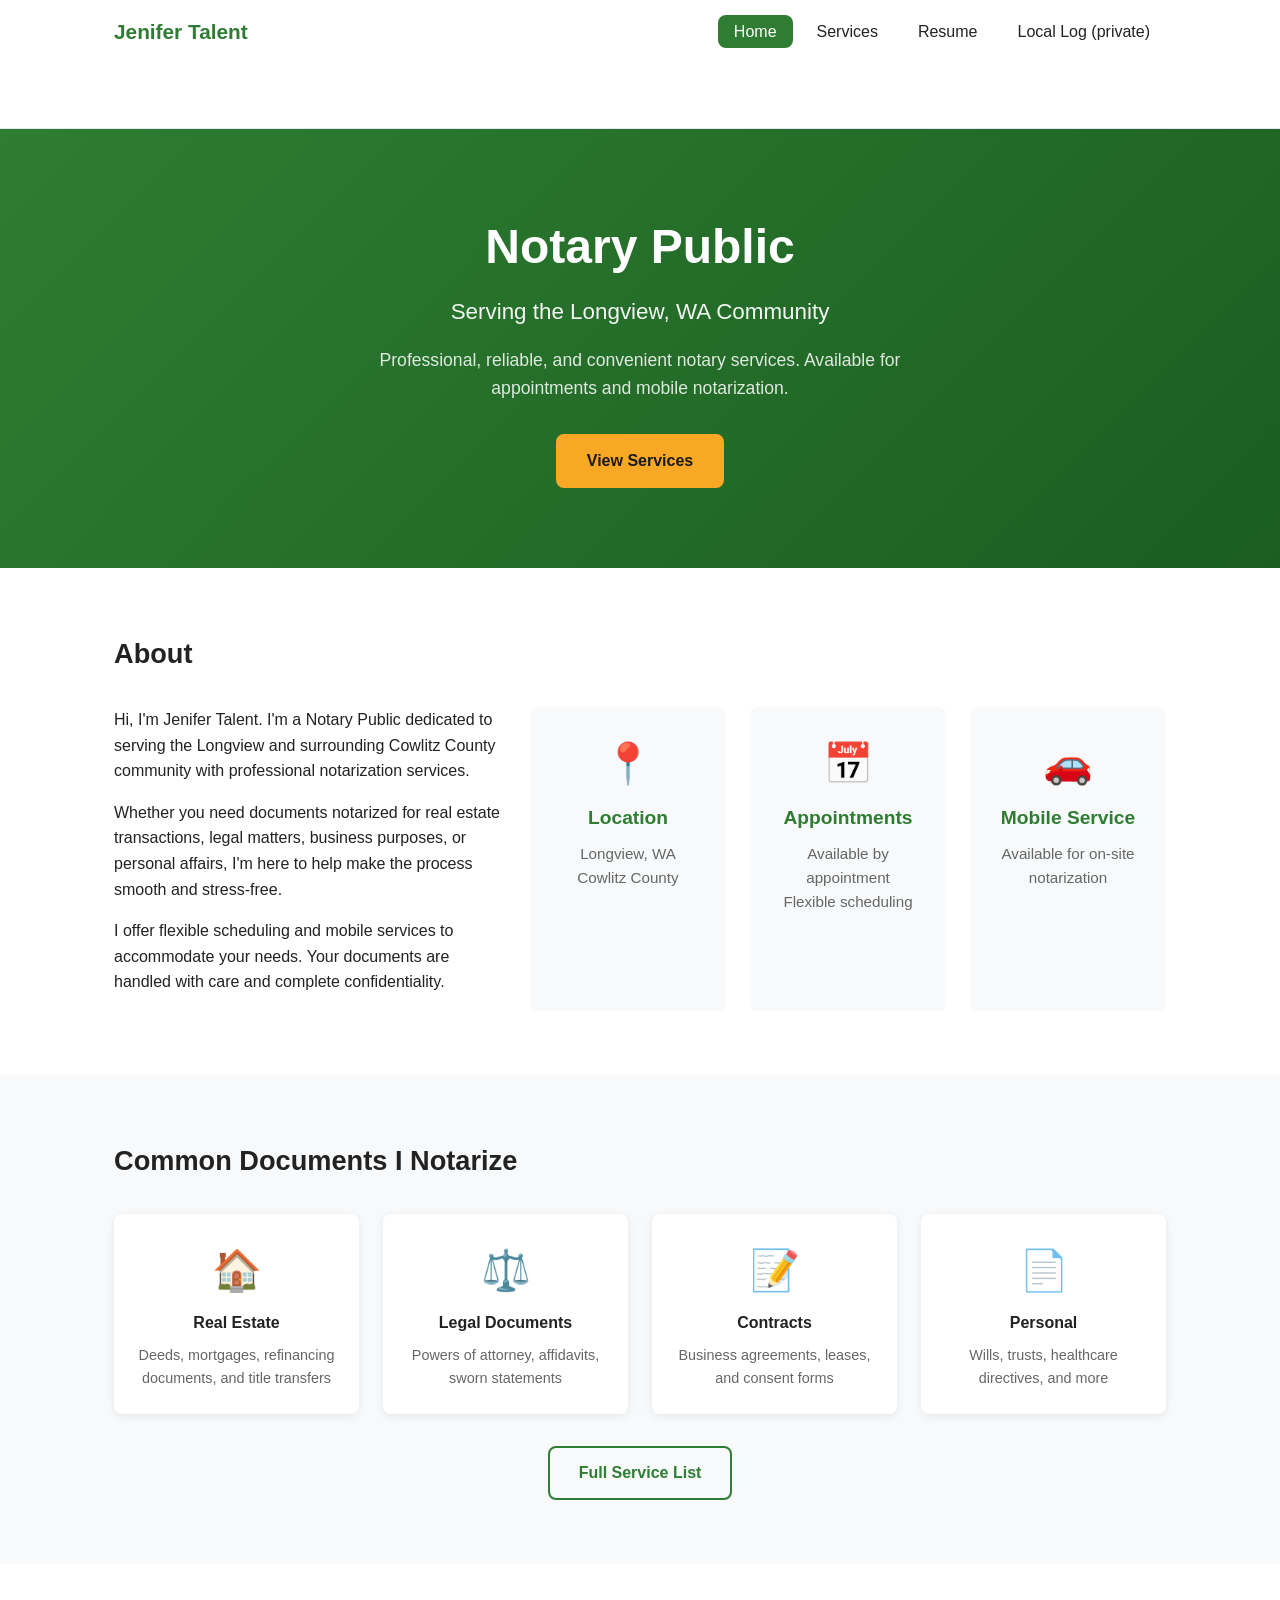
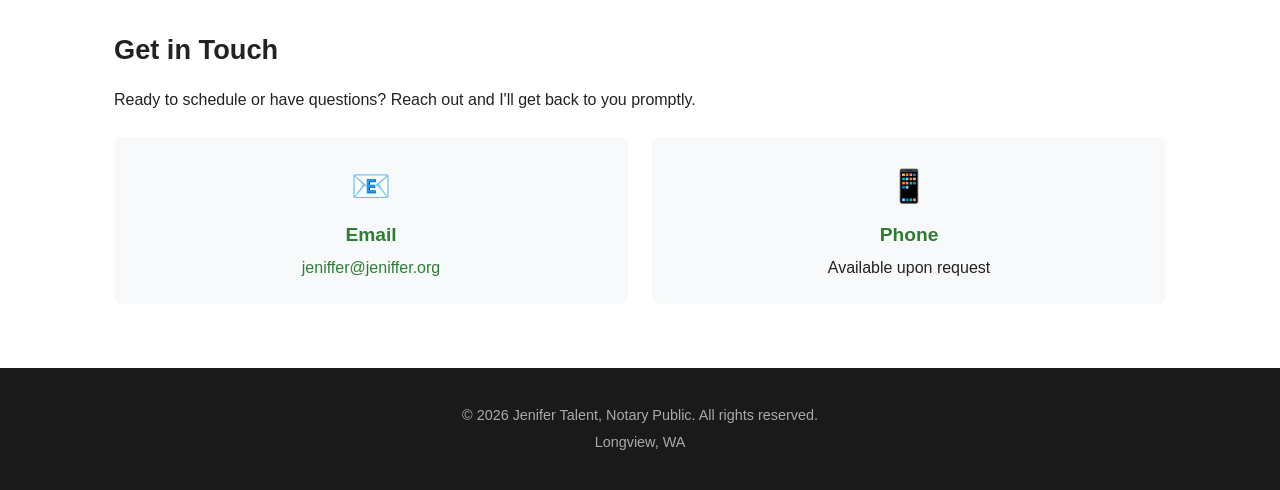
<file: index.html>
<!DOCTYPE html>
<html lang="en" class="no-js">
<head>
  <script>document.documentElement.classList.remove('no-js');document.documentElement.classList.add('js');</script>
  <meta charset="UTF-8">
  <meta name="viewport" content="width=device-width, initial-scale=1.0">
  <title>Jenifer Talent | Notary Public</title>
  <meta name="description" content="Jenifer Talent — Notary Public serving the Longview, WA area. Mobile and available appointments.">
  <link rel="canonical" href="https://www.jentalent.com/index.html">

  <!-- Open Graph -->
  <meta property="og:title" content="Jenifer Talent | Notary Public">
  <meta property="og:description" content="Jenifer Talent — Notary Public serving the Longview, WA area. Mobile and available appointments.">
  <meta property="og:type" content="website">
  <meta property="og:url" content="https://www.jentalent.com/index.html">
  <meta property="og:site_name" content="Jenifer Talent, Notary Public">
  <meta property="og:locale" content="en_US">
  <!-- TODO: add og:image once a 1200x630 PNG is published. Example: -->
  <!-- <meta property="og:image" content="https://www.jentalent.com/og-image.png"> -->

  <!-- Twitter Card -->
  <meta name="twitter:card" content="summary">
  <meta name="twitter:title" content="Jenifer Talent | Notary Public">
  <meta name="twitter:description" content="Jenifer Talent — Notary Public serving the Longview, WA area. Mobile and available appointments.">

  <!-- Structured data: LocalBusiness for the notary practice -->
  <script type="application/ld+json">
  {
    "@context": "https://schema.org",
    "@type": "LocalBusiness",
    "name": "Jenifer Talent, Notary Public",
    "url": "https://www.jentalent.com/",
    "email": "jeniffer@jeniffer.org",
    "address": {
      "@type": "PostalAddress",
      "addressLocality": "Longview",
      "addressRegion": "WA",
      "addressCountry": "US",
      "postalCode": "98632"
    },
    "areaServed": [
      { "@type": "City", "name": "Longview" },
      { "@type": "City", "name": "Kelso" },
      { "@type": "City", "name": "Castle Rock" },
      { "@type": "AdministrativeArea", "name": "Cowlitz County" }
    ],
    "knowsAbout": [
      "Notarization",
      "Real estate documents",
      "Jurat",
      "Acknowledgement",
      "Loan signing",
      "Affidavits",
      "Mobile notary"
    ],
    "openingHoursSpecification": [
      {
        "@type": "OpeningHoursSpecification",
        "dayOfWeek": ["Monday", "Tuesday", "Wednesday", "Thursday", "Friday"],
        "opens": "09:00",
        "closes": "17:00"
      }
    ],
    "priceRange": "$$"
  }
  </script>
  <link rel="stylesheet" href="style.css?v=20261122-033100">
  <link rel="icon" href="data:image/svg+xml,<svg xmlns='http://www.w3.org/2000/svg' viewBox='0 0 100 100'><text y='.9em' font-size='90'>📋</text></svg>">
</head>
<body>
  <!-- Skip link: lets a keyboard user jump past the nav straight to the
       content. Visually hidden until it receives focus. -->
  <a class="skip-link" href="#mainContent">Skip to main content</a>
  <header>
    <nav>
      <div class="logo">Jenifer Talent</div>
      <ul class="nav-links">
        <li><a href="index.html" class="active">Home</a></li>
        <li><a href="services.html">Services</a></li>
        <li><a href="resume.html">Resume</a></li>
        <li><a href="log.html" class="log-nav-link">Local Log (private)</a></li>
      </ul>
      <button type="button" class="mobile-menu-btn" aria-label="Toggle navigation menu" aria-expanded="false" aria-controls="mobileMenu">☰</button>
    </nav>
    <nav aria-label="Primary (mobile)" class="mobile-menu-nav">
      <ul class="mobile-menu" id="mobileMenu">
      <li><a href="index.html" class="active">Home</a></li>
      <li><a href="services.html">Services</a></li>
      <li><a href="resume.html">Resume</a></li>
      <li><a href="log.html" class="log-nav-link">Local Log (private)</a></li>
      </ul>
    </nav>
  </header>

  <main id="mainContent">
    <section class="hero">
      <div class="hero-content">
        <h1>Notary Public</h1>
        <p class="tagline">Serving the Longview, WA Community</p>
        <p class="hero-sub">Professional, reliable, and convenient notary services. Available for appointments and mobile notarization.</p>
        <a href="services.html" class="btn btn-primary">View Services</a>
      </div>
    </section>

    <section class="section">
      <div class="container">
        <h2>About</h2>
        <div class="about-grid">
          <div class="about-text">
            <p>Hi, I'm Jenifer Talent. I'm a Notary Public dedicated to serving the Longview and surrounding Cowlitz County community with professional notarization services.</p>
            <p>Whether you need documents notarized for real estate transactions, legal matters, business purposes, or personal affairs, I'm here to help make the process smooth and stress-free.</p>
            <p>I offer flexible scheduling and mobile services to accommodate your needs. Your documents are handled with care and complete confidentiality.</p>
          </div>
          <div class="about-card">
            <div class="card-icon">📍</div>
            <h3>Location</h3>
            <p>Longview, WA<br>Cowlitz County</p>
          </div>
          <div class="about-card">
            <div class="card-icon">📅</div>
            <h3>Appointments</h3>
            <p>Available by appointment<br>Flexible scheduling</p>
          </div>
          <div class="about-card">
            <div class="card-icon">🚗</div>
            <h3>Mobile Service</h3>
            <p>Available for on-site<br>notarization</p>
          </div>
        </div>
      </div>
    </section>

    <section class="section section-alt">
      <div class="container">
        <h2>Common Documents I Notarize</h2>
        <div class="services-preview">
          <div class="service-item">
            <div class="service-icon">🏠</div>
            <h3>Real Estate</h3>
            <p>Deeds, mortgages, refinancing documents, and title transfers</p>
          </div>
          <div class="service-item">
            <div class="service-icon">⚖️</div>
            <h3>Legal Documents</h3>
            <p>Powers of attorney, affidavits, sworn statements</p>
          </div>
          <div class="service-item">
            <div class="service-icon">📝</div>
            <h3>Contracts</h3>
            <p>Business agreements, leases, and consent forms</p>
          </div>
          <div class="service-item">
            <div class="service-icon">📄</div>
            <h3>Personal</h3>
            <p>Wills, trusts, healthcare directives, and more</p>
          </div>
        </div>
        <div class="cta-center">
          <a href="services.html" class="btn btn-outline">Full Service List</a>
        </div>
      </div>
    </section>

    <section class="section">
      <div class="container">
        <h2>Get in Touch</h2>
        <p class="contact-intro">Ready to schedule or have questions? Reach out and I'll get back to you promptly.</p>
        <div class="contact-cards">
          <div class="contact-card">
            <div class="contact-icon">📧</div>
            <h3>Email</h3>
            <p><a href="mailto:jeniffer@jeniffer.org">jeniffer@jeniffer.org</a></p>
          </div>
          <div class="contact-card">
            <div class="contact-icon">📱</div>
            <h3>Phone</h3>
            <p>Available upon request</p>
          </div>
        </div>
      </div>
    </section>
  </main>

  <footer>
    <div class="container">
      <p>&copy; 2026 Jenifer Talent, Notary Public. All rights reserved.</p>
      <p>Longview, WA</p>
    </div>
  </footer>

  <script src="main.js?v=20261122-033100"></script>
</body>
</html>
</file>
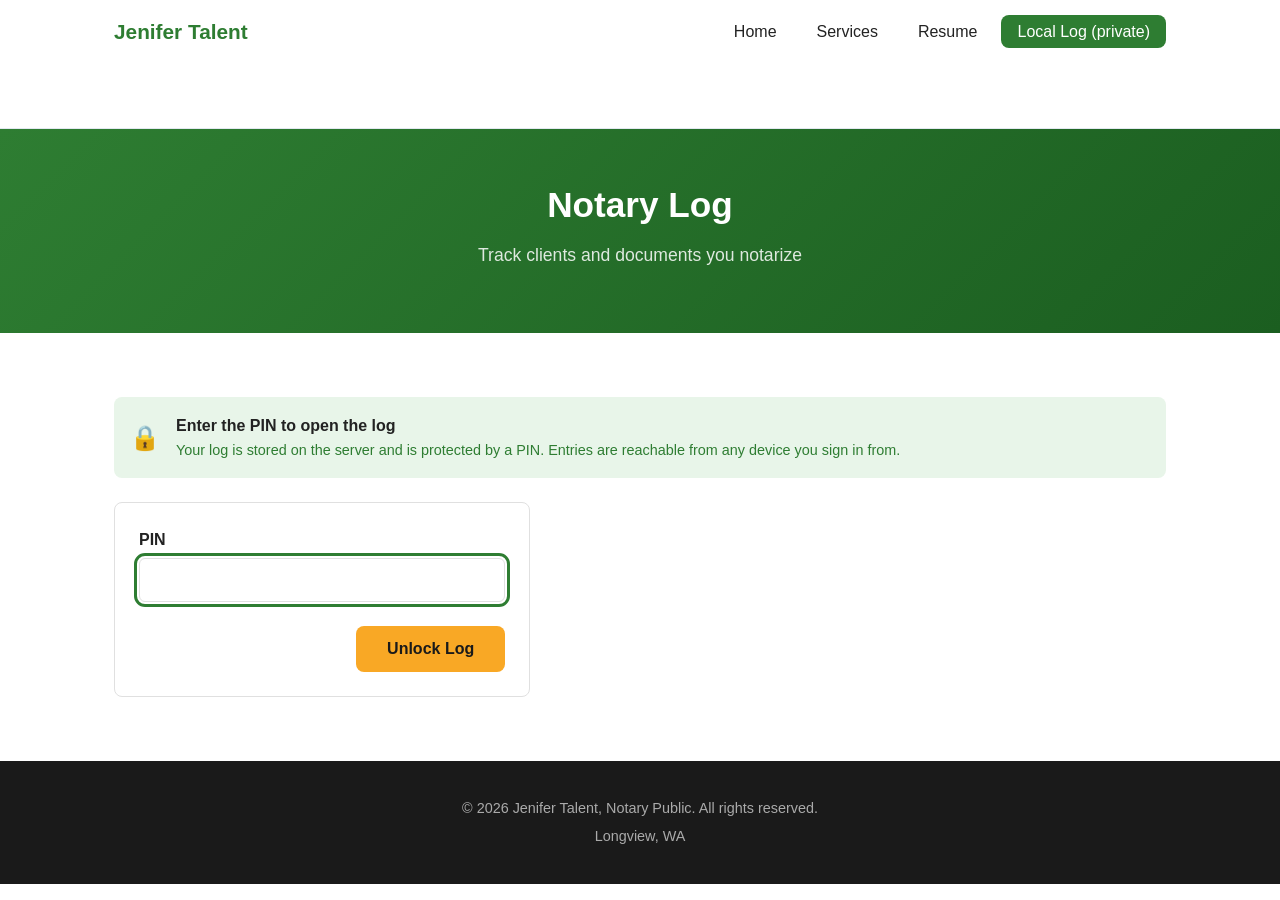
<file: log.html>
<!DOCTYPE html>
<html lang="en" class="no-js">
<head>
  <script>document.documentElement.classList.remove('no-js');document.documentElement.classList.add('js');</script>
  <meta charset="UTF-8">
  <meta name="viewport" content="width=device-width, initial-scale=1.0">
  <title>Notary Log | Jenifer Talent, Notary Public</title>
  <meta name="description" content="Jenifer Talent — Notary Log. Track notarized documents and clients securely.">
  <meta name="robots" content="noindex, nofollow">
  <link rel="canonical" href="https://www.jentalent.com/log.html">

  <!-- Open Graph -->
  <meta property="og:title" content="Notary Log | Jenifer Talent, Notary Public">
  <meta property="og:description" content="Jenifer Talent — Notary Log. Track notarized documents and clients securely.">
  <meta property="og:type" content="website">
  <meta property="og:url" content="https://www.jentalent.com/log.html">
  <meta property="og:site_name" content="Jenifer Talent, Notary Public">
  <meta property="og:locale" content="en_US">
  <!-- TODO: add og:image once a 1200x630 PNG is published. Example: -->
  <!-- <meta property="og:image" content="https://www.jentalent.com/og-image.png"> -->

  <!-- Twitter Card -->
  <meta name="twitter:card" content="summary">
  <meta name="twitter:title" content="Notary Log | Jenifer Talent, Notary Public">
  <meta name="twitter:description" content="Jenifer Talent — Notary Log. Track notarized documents and clients securely.">

  <!-- Structured data: WebPage (private log; noindexed) -->
  <script type="application/ld+json">
  {
    "@context": "https://schema.org",
    "@type": "WebPage",
    "name": "Notary Log",
    "description": "Jenifer Talent — Notary Log. Track notarized documents and clients securely.",
    "url": "https://www.jentalent.com/log.html",
    "isPartOf": {
      "@type": "WebSite",
      "name": "Jenifer Talent, Notary Public",
      "url": "https://www.jentalent.com/"
    }
  }
  </script>
  <link rel="stylesheet" href="style.css?v=20261122-033100">
  <link rel="icon" href="data:image/svg+xml,<svg xmlns='http://www.w3.org/2000/svg' viewBox='0 0 100 100'><text y='.9em' font-size='90'>📋</text></svg>">
</head>
<body>
  <!-- Skip link: lets a keyboard user jump past the nav straight to the
       content. Visually hidden until it receives focus. -->
  <a class="skip-link" href="#mainContent">Skip to main content</a>
  <header>
    <nav>
      <div class="logo">Jenifer Talent</div>
      <ul class="nav-links">
        <li><a href="index.html">Home</a></li>
        <li><a href="services.html">Services</a></li>
        <li><a href="resume.html">Resume</a></li>
        <li><a href="log.html" class="active log-nav-link">Local Log (private)</a></li>
      </ul>
      <button type="button" class="mobile-menu-btn" aria-label="Toggle navigation menu" aria-expanded="false" aria-controls="mobileMenu">☰</button>
    </nav>
    <nav aria-label="Primary (mobile)" class="mobile-menu-nav">
      <ul class="mobile-menu" id="mobileMenu">
      <li><a href="index.html">Home</a></li>
      <li><a href="services.html">Services</a></li>
      <li><a href="resume.html">Resume</a></li>
      <li><a href="log.html" class="active log-nav-link">Local Log (private)</a></li>
      </ul>
    </nav>
  </header>

  <main id="mainContent">
    <section class="page-header">
      <div class="container">
        <h1>Notary Log</h1>
        <p class="page-subtitle">Track clients and documents you notarize</p>
      </div>
    </section>

    <!-- PIN gate -->
    <section class="section" id="pinGate" hidden>
      <div class="container">
        <div class="log-info">
          <div class="log-info-icon">🔒</div>
          <div>
            <strong>Enter the PIN to open the log</strong>
            <p>Your log is stored on the server and is protected by a PIN. Entries are reachable from any device you sign in from.</p>
          </div>
        </div>

        <form id="pinForm" class="pin-form">
          <div class="form-error" id="pinError" role="alert" hidden></div>
          <div class="form-group">
            <label for="pinInput">PIN</label>
            <input type="password" id="pinInput" inputmode="numeric" autocomplete="current-password" maxlength="32" required>
          </div>
          <div class="form-actions">
            <button type="submit" class="btn btn-primary" id="pinSubmitBtn">Unlock Log</button>
          </div>
        </form>
      </div>
    </section>

    <!-- Log content -->
    <section class="section" id="logContent" hidden>
      <div class="container">
        <div class="log-info">
          <div class="log-info-icon">🔒</div>
          <div>
            <strong>Stored on the server, protected by a PIN</strong>
            <p>Your entries are kept in a server-side database and are only reachable with the PIN. Anyone with the PIN can read every entry, and uploaded identification images are stored unencrypted — use a device you trust. This is a personal tracking aid, not the official notarial journal.</p>
          </div>
        </div>

        <div class="log-controls">
          <div class="search-box">
            <label for="searchInput" class="visually-hidden">Search log entries by client name or document type</label>
            <input type="search" id="searchInput" placeholder="Search by client name or document type...">
          </div>
          <div class="log-buttons">
            <button type="button" class="btn btn-primary" id="addEntryBtn">+ Add Entry</button>
            <button type="button" class="btn btn-outline" id="exportBtn">Export CSV</button>
            <button type="button" class="btn btn-outline" id="logoutBtn">Sign Out</button>
          </div>
        </div>

        <!-- One live region for both statistics. Two separate aria-live
             regions are announced one after the other, which reads as two
             unrelated updates rather than one summary. -->
        <div class="log-stats" role="status" aria-live="polite" aria-atomic="true">
          <div class="stat-box">
            <span class="stat-number" id="totalEntries">0</span>
            <span class="stat-label">Total Entries</span>
          </div>
          <div class="stat-box">
            <span class="stat-number" id="thisMonth">0</span>
            <span class="stat-label">This Month</span>
          </div>
        </div>

        <div class="log-table-container">
          <table class="log-table" id="logTable">
            <caption class="visually-hidden">Notarization log entries</caption>
            <thead>
              <tr>
                <th scope="col">Date</th>
                <th scope="col">Client Name</th>
                <th scope="col">Document Type</th>
                <th scope="col">Notarization Type</th>
                <th scope="col">Notes</th>
                <th scope="col">Identification</th>
                <th scope="col">Time / Place</th>
                <th scope="col">Actions</th>
              </tr>
            </thead>
            <tbody id="logTableBody">
              <!-- Entries will be populated here -->
            </tbody>
          </table>
          <div class="empty-state" id="emptyState" style="display:none;">
            <p>No entries yet. Click "+ Add Entry" to log your first notarization.</p>
          </div>
        </div>
      </div>
    </section>
  </main>

  <!-- Add/Edit Modal -->
  <div id="entryModal" class="modal">
    <div class="modal-content" role="dialog" aria-modal="true" aria-labelledby="modalTitle">
      <div class="modal-header">
        <h2 id="modalTitle">Add Entry</h2>
        <button type="button" class="modal-close" aria-label="Close dialog" id="closeModalBtn">&times;</button>
      </div>
      <form id="entryForm">
        <input type="hidden" id="entryId">
        <div class="form-error" id="formError" role="alert" hidden></div>

        <div class="form-group">
          <label for="entryDate">Date *</label>
          <input type="date" id="entryDate" required>
        </div>

        <div class="form-group">
          <label for="clientName">Client Name *</label>
          <input type="text" id="clientName" placeholder="Full name" required maxlength="120">
        </div>

        <div class="form-group">
          <label for="documentType">Document Type *</label>
          <select id="documentType" required>
            <option value="">Select type...</option>
            <option value="Affidavit">Affidavit</option>
            <option value="Business Document">Business Document</option>
            <option value="Consent Form">Consent Form</option>
            <option value="Contract">Contract / Agreement</option>
            <option value="Copy Certification">Copy Certification</option>
            <option value="Court Document">Court Document</option>
            <option value="Deed">Deed</option>
            <option value="Healthcare Directive">Healthcare Directive</option>
            <option value="Lease">Lease</option>
            <option value="Mortgage">Mortgage</option>
            <option value="Other">Other</option>
            <option value="Power of Attorney">Power of Attorney</option>
            <option value="Refinance">Refinance</option>
            <option value="Travel Consent">Travel Consent (Minor)</option>
            <option value="Trust">Trust</option>
            <option value="Will">Will</option>
          </select>
        </div>

        <!-- Only shown when Document Type is "Other" -->
        <div class="form-group" id="otherTypeGroup" hidden>
          <label for="documentTypeOther">Other Document Type *</label>
          <input type="text" id="documentTypeOther" placeholder="Describe the document type" maxlength="200">
        </div>

        <div class="form-group">
          <label for="notarizationType">Notarization Type *</label>
          <select id="notarizationType" required>
            <option value="">Select type...</option>
            <option value="Acknowledgment">Acknowledgment</option>
            <option value="Copy Certification">Copy Certification</option>
            <option value="Jurat">Jurat (Subscribe &amp; Swear)</option>
            <option value="Other">Other</option>
            <option value="RON">Remote Online (RON)</option>
          </select>
        </div>

        <div class="form-group">
          <label for="entryTime">Time of Notarial Act *</label>
          <input type="time" id="entryTime" required>
        </div>

        <div class="form-group">
          <label for="venue">Venue / Address of Notarial Act *</label>
          <input type="text" id="venue" placeholder="Where the act took place" required maxlength="160">
        </div>

        <div class="form-group">
          <label for="county">County *</label>
          <input type="text" id="county" placeholder="e.g. Cowlitz" required maxlength="80">
        </div>

        <div class="form-group">
          <label for="signerAddress">Signer Address</label>
          <input type="text" id="signerAddress" placeholder="Address of the signer (optional)" maxlength="240">
        </div>

        <div class="form-group">
          <label for="notes">Notes</label>
          <textarea id="notes" rows="3" placeholder="Any additional details (optional)" maxlength="1000"></textarea>
        </div>

        <div class="form-group">
          <label for="identificationType">Identification Type</label>
          <select id="identificationType">
            <option value="">Select type...</option>
            <option value="Driver's License">Driver's License</option>
            <option value="Passport">Passport</option>
            <option value="State ID">State ID</option>
            <option value="Thumb Print">Thumb Print</option>
          </select>
        </div>

        <div class="form-group">
          <label for="identificationNumber">Identification Number / Details</label>
          <input type="text" id="identificationNumber" placeholder="ID number, thumb print details, etc. (optional)" maxlength="200">
        </div>

        <div class="form-group">
          <label for="entryImage">Identification Image</label>
          <input type="file" id="entryImage" accept="image/jpeg,image/png,image/webp,image/heic">
          <p class="form-hint">Optional. A photo of a driver's license or other ID. JPEG, PNG, WebP or HEIC, up to 8 MB. Stored unencrypted on the server.</p>
          <div class="image-preview" id="imagePreview" hidden>
            <img id="imagePreviewImg" alt="Attached identification image preview">
            <span id="imagePreviewLabel"></span>
          </div>
        </div>

        <div class="form-actions">
          <button type="button" class="btn btn-outline" id="cancelBtn">Cancel</button>
          <button type="submit" class="btn btn-primary" id="saveEntryBtn">Save Entry</button>
        </div>
      </form>
    </div>
  </div>

  <footer>
    <div class="container">
      <p>&copy; 2026 Jenifer Talent, Notary Public. All rights reserved.</p>
      <p>Longview, WA</p>
    </div>
  </footer>

  <script defer src="main.js?v=20261122-033100"></script>
  <script defer src="log.js?v=20261122-033100"></script>
</body>
</html>
</file>
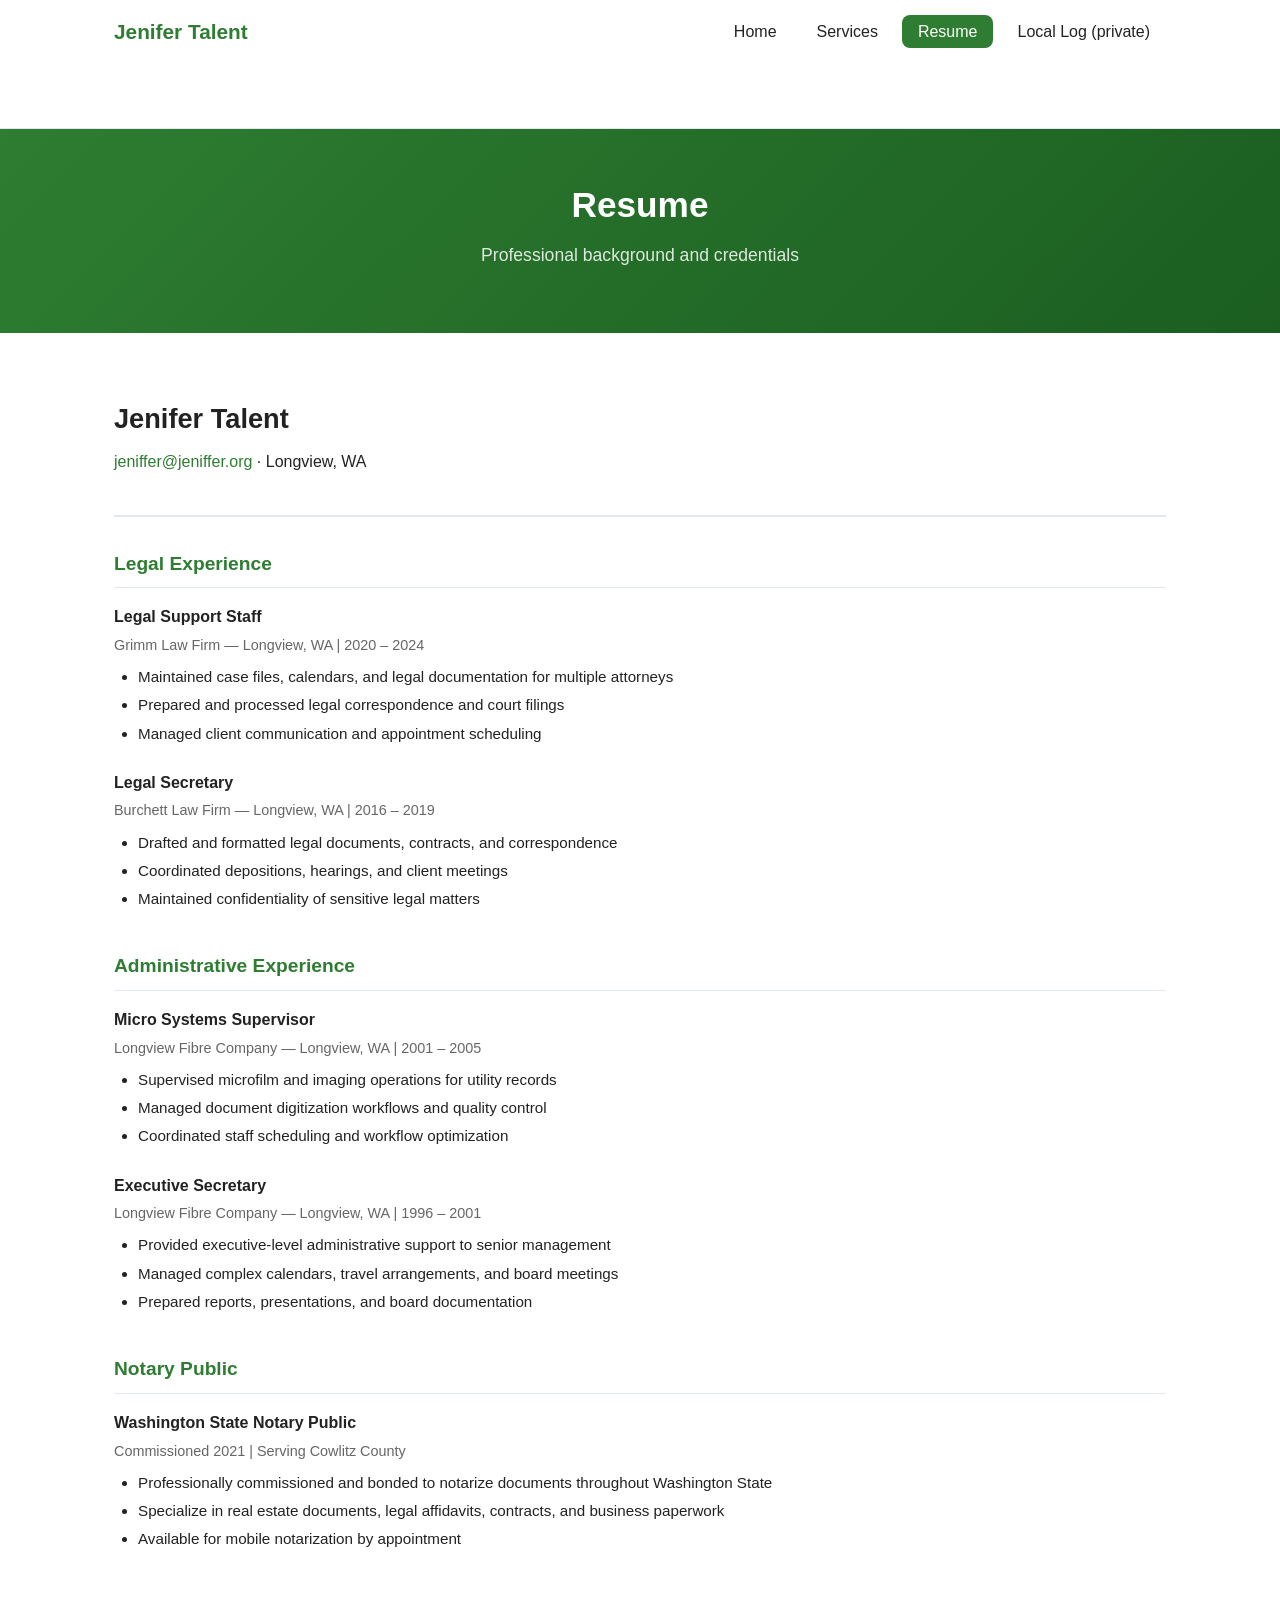
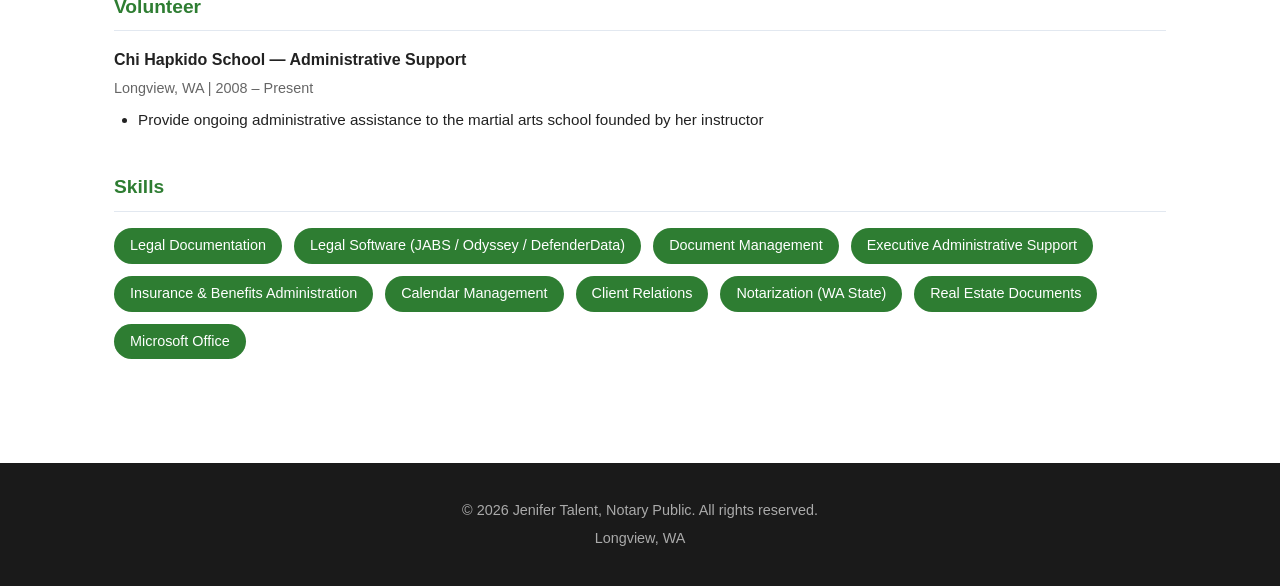
<file: resume.html>
<!DOCTYPE html>
<html lang="en" class="no-js">
<head>
  <script>document.documentElement.classList.remove('no-js');document.documentElement.classList.add('js');</script>
  <meta charset="UTF-8">
  <meta name="viewport" content="width=device-width, initial-scale=1.0">
  <title>Resume | Jenifer Talent, Notary Public</title>
  <meta name="description" content="Jenifer Talent — Notary Public resume and credentials. Professional background in serving the Longview, WA community.">
  <link rel="canonical" href="https://www.jentalent.com/resume.html">

  <!-- Open Graph -->
  <meta property="og:title" content="Resume | Jenifer Talent, Notary Public">
  <meta property="og:description" content="Jenifer Talent — Notary Public resume and credentials. Professional background in serving the Longview, WA community.">
  <meta property="og:type" content="profile">
  <meta property="og:url" content="https://www.jentalent.com/resume.html">
  <meta property="og:site_name" content="Jenifer Talent, Notary Public">
  <meta property="og:locale" content="en_US">
  <meta property="profile:first_name" content="Jenifer">
  <meta property="profile:last_name" content="Talent">
  <!-- TODO: add og:image once a 1200x630 PNG is published. Example: -->
  <!-- <meta property="og:image" content="https://www.jentalent.com/og-image.png"> -->

  <!-- Twitter Card -->
  <meta name="twitter:card" content="summary">
  <meta name="twitter:title" content="Resume | Jenifer Talent, Notary Public">
  <meta name="twitter:description" content="Jenifer Talent — Notary Public resume and credentials. Professional background in serving the Longview, WA community.">

  <!-- Structured data: Person (Jenifer Talent) with worksFor the notary business -->
  <script type="application/ld+json">
  {
    "@context": "https://schema.org",
    "@type": "Person",
    "name": "Jenifer Talent",
    "jobTitle": "Notary Public",
    "worksFor": {
      "@type": "LocalBusiness",
      "name": "Jenifer Talent, Notary Public",
      "url": "https://www.jentalent.com/"
    },
    "email": "jeniffer@jeniffer.org",
    "address": {
      "@type": "PostalAddress",
      "addressLocality": "Longview",
      "addressRegion": "WA",
      "addressCountry": "US"
    },
    "knowsAbout": [
      "Notarization",
      "Real estate documents",
      "Affidavits",
      "Loan signings",
      "Mobile notary",
      "Document digitization",
      "Executive administration"
    ]
  }
  </script>
  <link rel="stylesheet" href="style.css?v=20261122-033100">
  <link rel="icon" href="data:image/svg+xml,<svg xmlns='http://www.w3.org/2000/svg' viewBox='0 0 100 100'><text y='.9em' font-size='90'>📋</text></svg>">
</head>
<body>
  <!-- Skip link: lets a keyboard user jump past the nav straight to the
       content. Visually hidden until it receives focus. -->
  <a class="skip-link" href="#mainContent">Skip to main content</a>
  <header>
    <nav>
      <div class="logo">Jenifer Talent</div>
      <ul class="nav-links">
        <li><a href="index.html">Home</a></li>
        <li><a href="services.html">Services</a></li>
        <li><a href="resume.html" class="active">Resume</a></li>
        <li><a href="log.html" class="log-nav-link">Local Log (private)</a></li>
      </ul>
      <button type="button" class="mobile-menu-btn" aria-label="Toggle navigation menu" aria-expanded="false" aria-controls="mobileMenu">☰</button>
    </nav>
    <nav aria-label="Primary (mobile)" class="mobile-menu-nav">
      <ul class="mobile-menu" id="mobileMenu">
      <li><a href="index.html">Home</a></li>
      <li><a href="services.html">Services</a></li>
      <li><a href="resume.html" class="active">Resume</a></li>
      <li><a href="log.html" class="log-nav-link">Local Log (private)</a></li>
      </ul>
    </nav>
  </header>

  <main id="mainContent">
    <section class="page-header">
      <div class="container">
        <h1>Resume</h1>
        <p class="page-subtitle">Professional background and credentials</p>
      </div>
    </section>

    <section class="section">
      <div class="container">

        <div class="resume-header">
          <h2>Jenifer Talent</h2>
          <p class="resume-contact">
            <a href="mailto:jeniffer@jeniffer.org">jeniffer@jeniffer.org</a> · Longview, WA
          </p>
        </div>

        <!-- Legal Experience -->
        <div class="resume-section">
          <h3>Legal Experience</h3>

          <div class="exp-block">
            <h4>Legal Support Staff</h4>
            <p class="exp-date">Grimm Law Firm — Longview, WA | 2020 – 2024</p>
            <ul>
              <li>Maintained case files, calendars, and legal documentation for multiple attorneys</li>
              <li>Prepared and processed legal correspondence and court filings</li>
              <li>Managed client communication and appointment scheduling</li>
            </ul>
          </div>

          <div class="exp-block">
            <h4>Legal Secretary</h4>
            <p class="exp-date">Burchett Law Firm — Longview, WA | 2016 – 2019</p>
            <ul>
              <li>Drafted and formatted legal documents, contracts, and correspondence</li>
              <li>Coordinated depositions, hearings, and client meetings</li>
              <li>Maintained confidentiality of sensitive legal matters</li>
            </ul>
          </div>
        </div>

        <!-- Administrative Experience -->
        <div class="resume-section">
          <h3>Administrative Experience</h3>

          <div class="exp-block">
            <h4>Micro Systems Supervisor</h4>
            <p class="exp-date">Longview Fibre Company — Longview, WA | 2001 – 2005</p>
            <ul>
              <li>Supervised microfilm and imaging operations for utility records</li>
              <li>Managed document digitization workflows and quality control</li>
              <li>Coordinated staff scheduling and workflow optimization</li>
            </ul>
          </div>

          <div class="exp-block">
            <h4>Executive Secretary</h4>
            <p class="exp-date">Longview Fibre Company — Longview, WA | 1996 – 2001</p>
            <ul>
              <li>Provided executive-level administrative support to senior management</li>
              <li>Managed complex calendars, travel arrangements, and board meetings</li>
              <li>Prepared reports, presentations, and board documentation</li>
            </ul>
          </div>
        </div>

        <!-- Notary & Certifications -->
        <div class="resume-section">
          <h3>Notary Public</h3>

          <div class="exp-block">
            <h4>Washington State Notary Public</h4>
            <p class="exp-date">Commissioned 2021 | Serving Cowlitz County</p>
            <ul>
              <li>Professionally commissioned and bonded to notarize documents throughout Washington State</li>
              <li>Specialize in real estate documents, legal affidavits, contracts, and business paperwork</li>
              <li>Available for mobile notarization by appointment</li>
            </ul>
          </div>
        </div>

        <!-- Volunteer -->
        <div class="resume-section">
          <h3>Volunteer</h3>

          <div class="exp-block">
            <h4>Chi Hapkido School — Administrative Support</h4>
            <p class="exp-date">Longview, WA | 2008 – Present</p>
            <ul>
              <li>Provide ongoing administrative assistance to the martial arts school founded by her instructor</li>
            </ul>
          </div>
        </div>

        <!-- Skills -->
        <div class="resume-section">
          <h3>Skills</h3>
          <div class="skills-grid">
            <div class="skill-tag">Legal Documentation</div>
            <div class="skill-tag">Legal Software (JABS / Odyssey / DefenderData)</div>
            <div class="skill-tag">Document Management</div>
            <div class="skill-tag">Executive Administrative Support</div>
            <div class="skill-tag">Insurance & Benefits Administration</div>
            <div class="skill-tag">Calendar Management</div>
            <div class="skill-tag">Client Relations</div>
            <div class="skill-tag">Notarization (WA State)</div>
            <div class="skill-tag">Real Estate Documents</div>
            <div class="skill-tag">Microsoft Office</div>
          </div>
        </div>

      </div>
    </section>
  </main>

  <footer>
    <div class="container">
      <p>&copy; 2026 Jenifer Talent, Notary Public. All rights reserved.</p>
      <p>Longview, WA</p>
    </div>
  </footer>

  <script src="main.js?v=20261122-033100"></script>
</body>
</html>
</file>
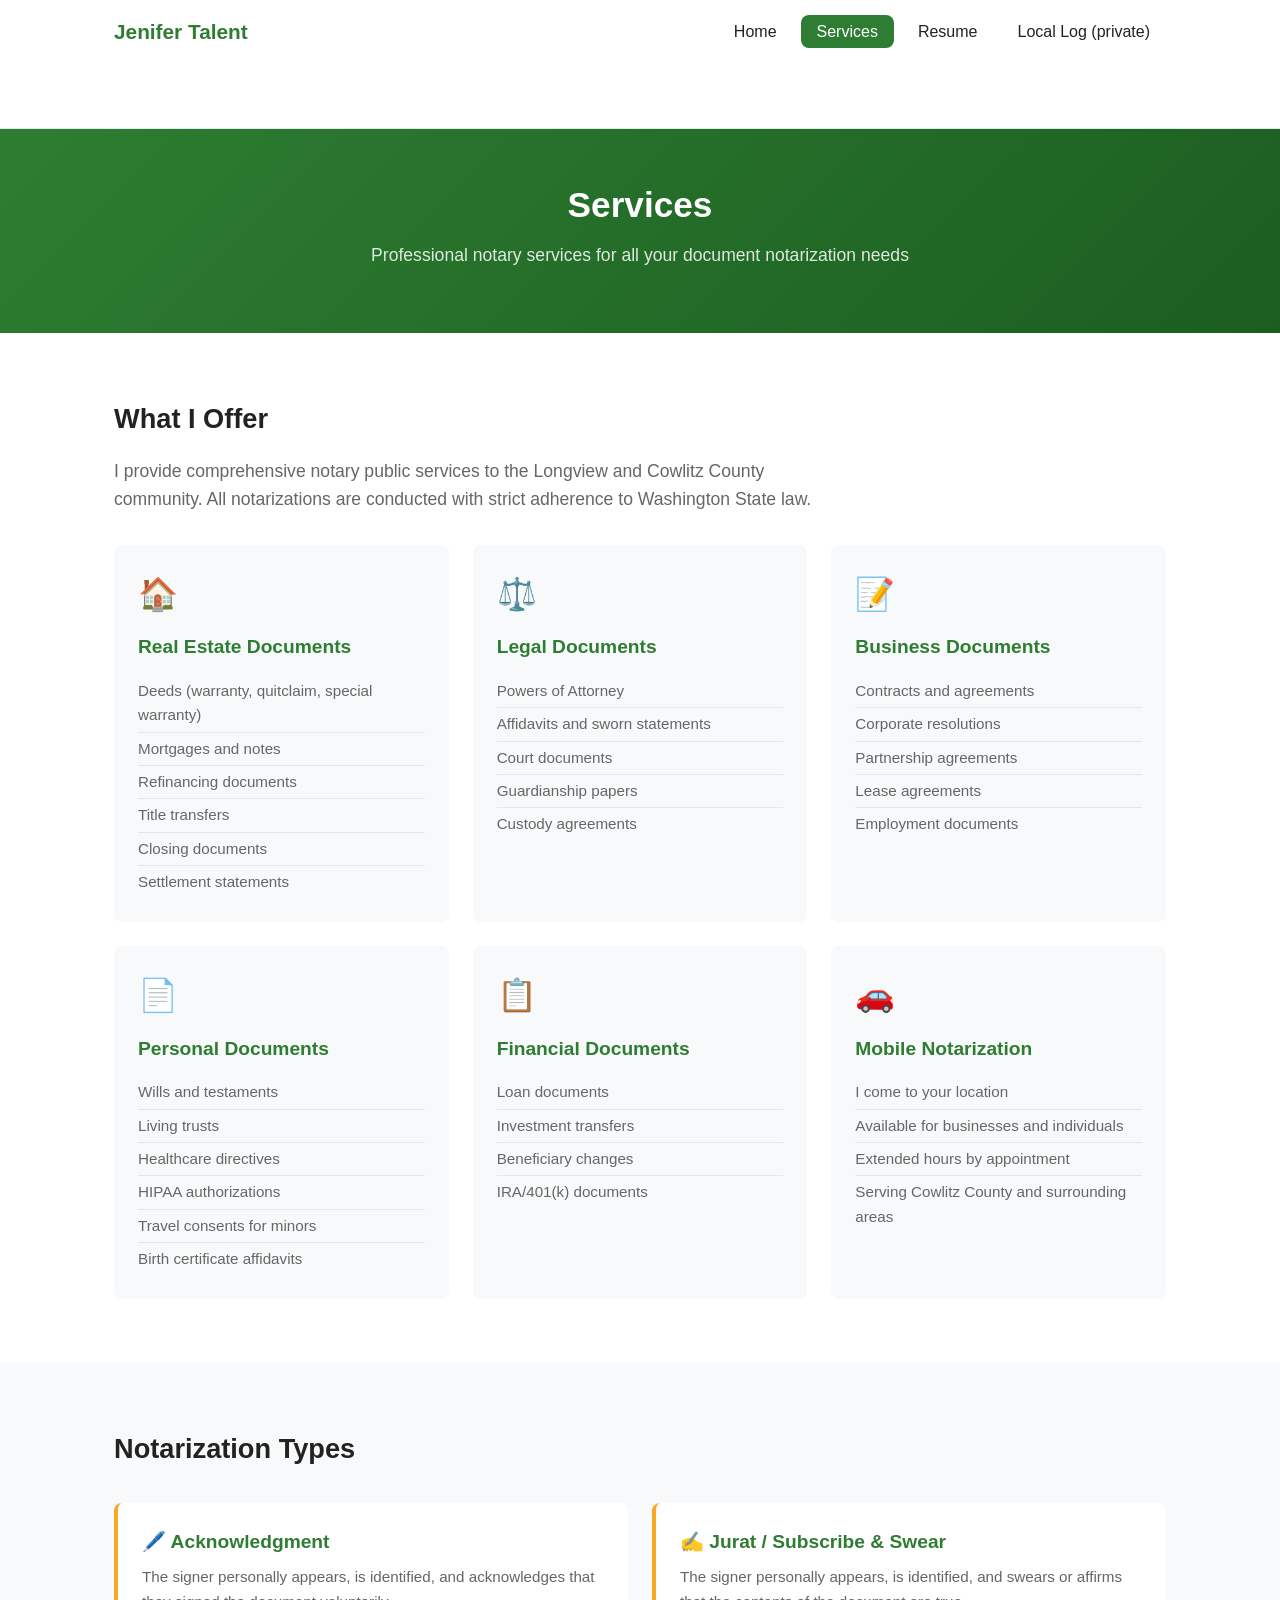
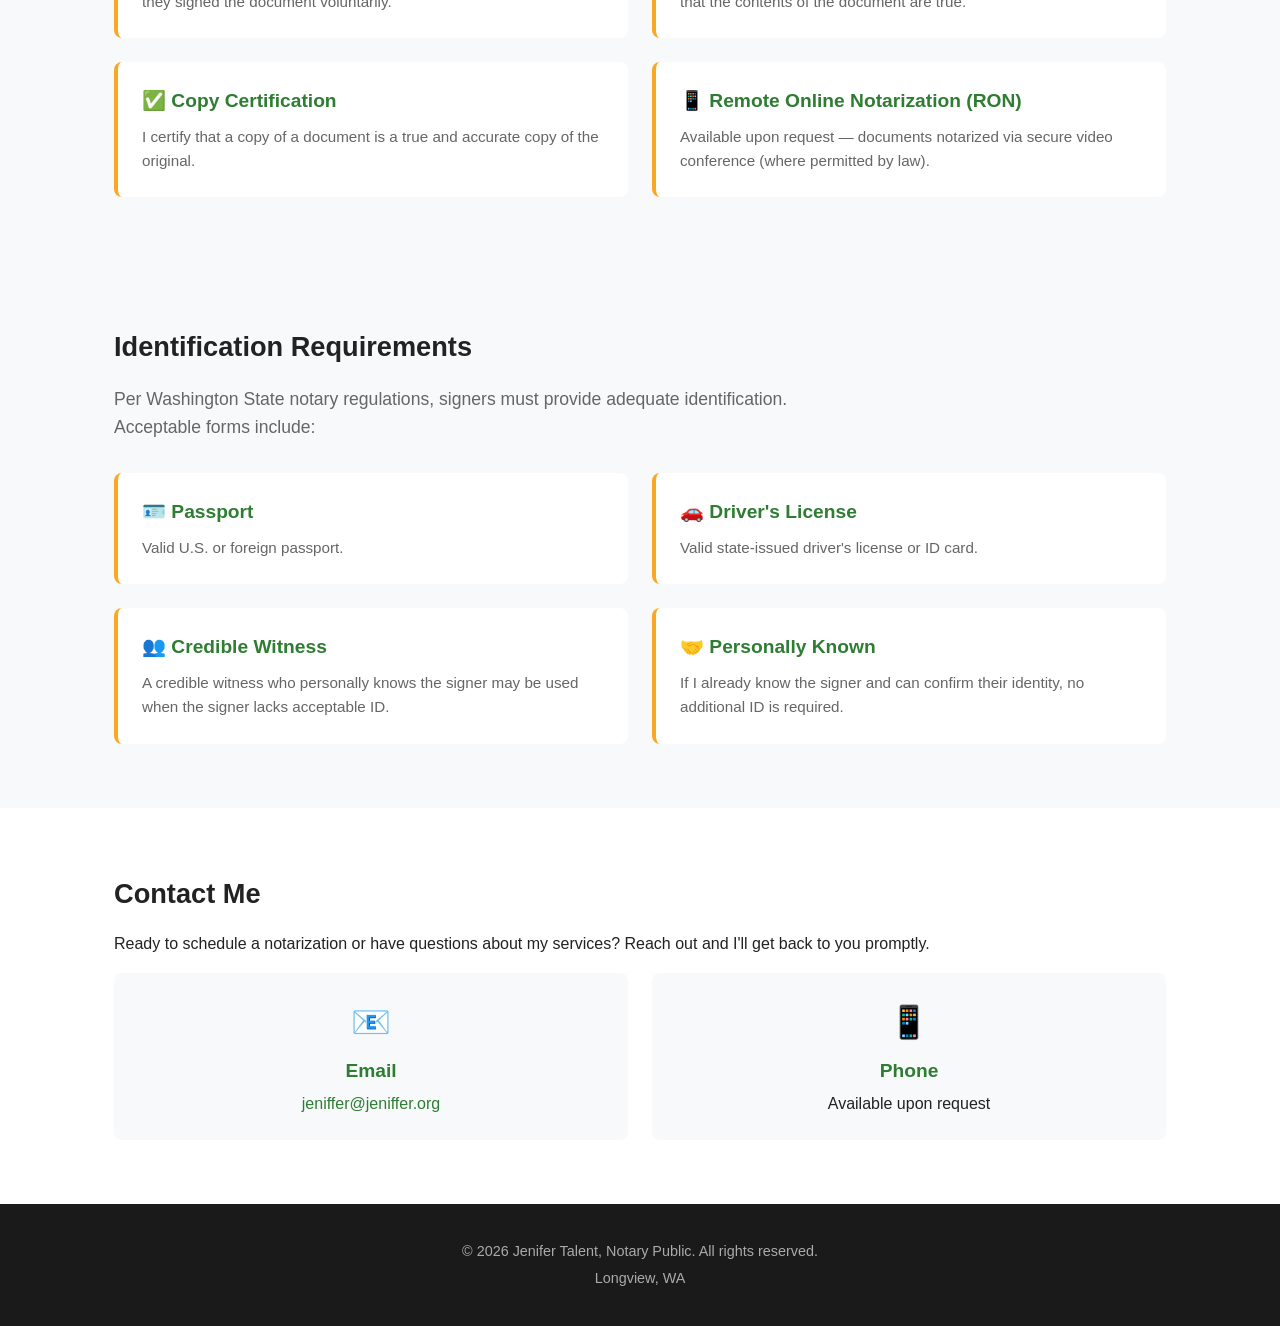
<file: services.html>
<!DOCTYPE html>
<html lang="en" class="no-js">
<head>
  <script>document.documentElement.classList.remove('no-js');document.documentElement.classList.add('js');</script>
  <meta charset="UTF-8">
  <meta name="viewport" content="width=device-width, initial-scale=1.0">
  <title>Services | Jenifer Talent, Notary Public</title>
  <meta name="description" content="Notary services offered by Jenifer Talent in Longview, WA — real estate, legal documents, contracts, and more.">
  <link rel="canonical" href="https://www.jentalent.com/services.html">

  <!-- Open Graph -->
  <meta property="og:title" content="Services | Jenifer Talent, Notary Public">
  <meta property="og:description" content="Notary services offered by Jenifer Talent in Longview, WA — real estate, legal documents, contracts, and more.">
  <meta property="og:type" content="website">
  <meta property="og:url" content="https://www.jentalent.com/services.html">
  <meta property="og:site_name" content="Jenifer Talent, Notary Public">
  <meta property="og:locale" content="en_US">
  <!-- TODO: add og:image once a 1200x630 PNG is published. Example: -->
  <!-- <meta property="og:image" content="https://www.jentalent.com/og-image.png"> -->

  <!-- Twitter Card -->
  <meta name="twitter:card" content="summary">
  <meta name="twitter:title" content="Services | Jenifer Talent, Notary Public">
  <meta name="twitter:description" content="Notary services offered by Jenifer Talent in Longview, WA — real estate, legal documents, contracts, and more.">

  <!-- Structured data: WebPage nested under the LocalBusiness on the home page -->
  <script type="application/ld+json">
  {
    "@context": "https://schema.org",
    "@type": "WebPage",
    "name": "Notary Services — Longview, WA",
    "description": "Notary services offered by Jenifer Talent in Longview, WA — real estate, legal documents, contracts, and more.",
    "url": "https://www.jentalent.com/services.html",
    "isPartOf": {
      "@type": "WebSite",
      "name": "Jenifer Talent, Notary Public",
      "url": "https://www.jentalent.com/"
    },
    "about": {
      "@type": "LocalBusiness",
      "name": "Jenifer Talent, Notary Public",
      "url": "https://www.jentalent.com/"
    }
  }
  </script>
  <link rel="stylesheet" href="style.css?v=20261122-033100">
  <link rel="icon" href="data:image/svg+xml,<svg xmlns='http://www.w3.org/2000/svg' viewBox='0 0 100 100'><text y='.9em' font-size='90'>📋</text></svg>">
</head>
<body>
  <!-- Skip link: lets a keyboard user jump past the nav straight to the
       content. Visually hidden until it receives focus. -->
  <a class="skip-link" href="#mainContent">Skip to main content</a>
  <header>
    <nav>
      <div class="logo">Jenifer Talent</div>
      <ul class="nav-links">
        <li><a href="index.html">Home</a></li>
        <li><a href="services.html" class="active">Services</a></li>
        <li><a href="resume.html">Resume</a></li>
        <li><a href="log.html" class="log-nav-link">Local Log (private)</a></li>
      </ul>
      <button type="button" class="mobile-menu-btn" aria-label="Toggle navigation menu" aria-expanded="false" aria-controls="mobileMenu">☰</button>
    </nav>
    <nav aria-label="Primary (mobile)" class="mobile-menu-nav">
      <ul class="mobile-menu" id="mobileMenu">
      <li><a href="index.html">Home</a></li>
      <li><a href="services.html" class="active">Services</a></li>
      <li><a href="resume.html">Resume</a></li>
      <li><a href="log.html" class="log-nav-link">Local Log (private)</a></li>
      </ul>
    </nav>
  </header>

  <main id="mainContent">
    <section class="page-header">
      <div class="container">
        <h1>Services</h1>
        <p class="page-subtitle">Professional notary services for all your document notarization needs</p>
      </div>
    </section>

    <section class="section">
      <div class="container">
        <h2>What I Offer</h2>
        <p class="section-intro">I provide comprehensive notary public services to the Longview and Cowlitz County community. All notarizations are conducted with strict adherence to Washington State law.</p>
        
        <div class="services-grid">
          <div class="service-card">
            <div class="service-card-icon">🏠</div>
            <h3>Real Estate Documents</h3>
            <ul>
              <li>Deeds (warranty, quitclaim, special warranty)</li>
              <li>Mortgages and notes</li>
              <li>Refinancing documents</li>
              <li>Title transfers</li>
              <li>Closing documents</li>
              <li>Settlement statements</li>
            </ul>
          </div>

          <div class="service-card">
            <div class="service-card-icon">⚖️</div>
            <h3>Legal Documents</h3>
            <ul>
              <li>Powers of Attorney</li>
              <li>Affidavits and sworn statements</li>
              <li>Court documents</li>
              <li>Guardianship papers</li>
              <li>Custody agreements</li>
            </ul>
          </div>

          <div class="service-card">
            <div class="service-card-icon">📝</div>
            <h3>Business Documents</h3>
            <ul>
              <li>Contracts and agreements</li>
              <li>Corporate resolutions</li>
              <li>Partnership agreements</li>
              <li>Lease agreements</li>
              <li>Employment documents</li>
            </ul>
          </div>

          <div class="service-card">
            <div class="service-card-icon">📄</div>
            <h3>Personal Documents</h3>
            <ul>
              <li>Wills and testaments</li>
              <li>Living trusts</li>
              <li>Healthcare directives</li>
              <li>HIPAA authorizations</li>
              <li>Travel consents for minors</li>
              <li>Birth certificate affidavits</li>
            </ul>
          </div>

          <div class="service-card">
            <div class="service-card-icon">📋</div>
            <h3>Financial Documents</h3>
            <ul>
              <li>Loan documents</li>
              <li>Investment transfers</li>
              <li>Beneficiary changes</li>
              <li>IRA/401(k) documents</li>
            </ul>
          </div>

          <div class="service-card">
            <div class="service-card-icon">🚗</div>
            <h3>Mobile Notarization</h3>
            <ul>
              <li>I come to your location</li>
              <li>Available for businesses and individuals</li>
              <li>Extended hours by appointment</li>
              <li>Serving Cowlitz County and surrounding areas</li>
            </ul>
          </div>
        </div>
      </div>
    </section>

    <section class="section section-alt">
      <div class="container">
        <h2>Notarization Types</h2>
        <div class="notary-types">
          <div class="notary-type">
            <h3>🖊️ Acknowledgment</h3>
            <p>The signer personally appears, is identified, and acknowledges that they signed the document voluntarily.</p>
          </div>
          <div class="notary-type">
            <h3>✍️ Jurat / Subscribe & Swear</h3>
            <p>The signer personally appears, is identified, and swears or affirms that the contents of the document are true.</p>
          </div>
          <div class="notary-type">
            <h3>✅ Copy Certification</h3>
            <p>I certify that a copy of a document is a true and accurate copy of the original.</p>
          </div>
          <div class="notary-type">
            <h3>📱 Remote Online Notarization (RON)</h3>
            <p>Available upon request — documents notarized via secure video conference (where permitted by law).</p>
          </div>
        </div>
      </div>
    </section>

    <section class="section section-alt">
      <div class="container">
        <h2>Identification Requirements</h2>
        <p class="section-intro">Per Washington State notary regulations, signers must provide adequate identification. Acceptable forms include:</p>
        <div class="notary-types">
          <div class="notary-type">
            <h3>🪪 Passport</h3>
            <p>Valid U.S. or foreign passport.</p>
          </div>
          <div class="notary-type">
            <h3>🚗 Driver's License</h3>
            <p>Valid state-issued driver's license or ID card.</p>
          </div>
          <div class="notary-type">
            <h3>👥 Credible Witness</h3>
            <p>A credible witness who personally knows the signer may be used when the signer lacks acceptable ID.</p>
          </div>
          <div class="notary-type">
            <h3>🤝 Personally Known</h3>
            <p>If I already know the signer and can confirm their identity, no additional ID is required.</p>
          </div>
        </div>
      </div>
    </section>

    <section class="section">
      <div class="container">
        <h2>Contact Me</h2>
        <p>Ready to schedule a notarization or have questions about my services? Reach out and I'll get back to you promptly.</p>
        <div class="contact-cards">
          <div class="contact-card">
            <div class="contact-icon">📧</div>
            <h3>Email</h3>
            <p><a href="mailto:jeniffer@jeniffer.org">jeniffer@jeniffer.org</a></p>
          </div>
          <div class="contact-card">
            <div class="contact-icon">📱</div>
            <h3>Phone</h3>
            <p>Available upon request</p>
          </div>
        </div>
      </div>
    </section>
  </main>

  <footer>
    <div class="container">
      <p>&copy; 2026 Jenifer Talent, Notary Public. All rights reserved.</p>
      <p>Longview, WA</p>
    </div>
  </footer>

  <script src="main.js?v=20261122-033100"></script>
</body>
</html>
</file>
<file: style.css>
/* === Reset & Base === */
* { box-sizing: border-box; margin: 0; padding: 0; }

:root {
  --primary: #2e7d32;
  --primary-dark: #1b5e20;
  --accent: #f9a825;
  --bg: #ffffff;
  --bg-alt: #f7f9fa;
  --text: #222;
  --text-light: #666;
  --border: #e2e8f0;
  --radius: 8px;
  --shadow: 0 2px 8px rgba(0,0,0,0.08);
}

body {
  font-family: -apple-system, BlinkMacSystemFont, 'Segoe UI', Roboto, Oxygen, Ubuntu, sans-serif;
  line-height: 1.6;
  color: var(--text);
  background: var(--bg);
}

/* === Typography === */
h1 { font-size: 2.2rem; font-weight: 700; }
h2 { font-size: 1.7rem; margin-bottom: 1rem; color: var(--text); }
h3 { font-size: 1.2rem; margin-bottom: 0.5rem; }
p { margin-bottom: 1rem; }
a { color: var(--primary); text-decoration: none; }
a:hover { text-decoration: underline; }

/* === Layout === */
.container {
  max-width: 1100px;
  margin: 0 auto;
  padding: 0 1.5rem;
}

.section { padding: 4rem 0; }
.section-alt { background: var(--bg-alt); }

/* === Header / Nav === */
header {
  background: var(--bg);
  border-bottom: 1px solid var(--border);
  position: sticky;
  top: 0;
  z-index: 100;
}

nav {
  max-width: 1100px;
  margin: 0 auto;
  padding: 0 1.5rem;
  display: flex;
  align-items: center;
  justify-content: space-between;
  height: 64px;
}

.logo {
  font-size: 1.3rem;
  font-weight: 700;
  color: var(--primary);
}

.nav-links {
  display: flex;
  list-style: none;
  gap: 0.5rem;
}

.nav-links a {
  padding: 0.5rem 1rem;
  border-radius: var(--radius);
  color: var(--text);
  font-weight: 500;
  transition: color 0.2s, background-color 0.2s;
}

.nav-links a:hover { background: var(--bg-alt); text-decoration: none; }
.nav-links a.active { background: var(--primary); color: white; }

.mobile-menu-btn {
  display: none;
  background: none;
  border: none;
  font-size: 1.5rem;
  cursor: pointer;
  padding: 0.5rem;
}

.mobile-menu-nav { display: block; }

.mobile-menu {
  display: none;
  list-style: none;
  background: var(--bg);
  border-top: 1px solid var(--border);
  padding: 0.5rem 1.5rem;
}

/* With JS, the menu is controlled by the toggle button and starts closed.
   Without JS, the menu is a plain list of links and is always visible, so
   a mobile visitor with scripting disabled still has navigation. */
.js .mobile-menu { display: none; }
.js .mobile-menu.show { display: block; }
.no-js .mobile-menu { display: block; }
.no-js .mobile-menu-btn { display: none !important; }
.mobile-menu a {
  display: block;
  padding: 0.75rem 0;
  color: var(--text);
  border-bottom: 1px solid var(--border);
}
.mobile-menu a.active { color: var(--primary); font-weight: 600; }

/* === Hero === */
.hero {
  background: linear-gradient(135deg, var(--primary) 0%, var(--primary-dark) 100%);
  color: white;
  padding: 5rem 0;
  text-align: center;
}

.hero-content { max-width: 700px; margin: 0 auto; }
.hero h1 { font-size: 3rem; margin-bottom: 0.5rem; color: white; }
.tagline {
  font-size: 1.4rem;
  font-weight: 300;
  opacity: 0.95;
  margin-bottom: 1rem;
}
.hero-sub {
  font-size: 1.1rem;
  opacity: 0.85;
  margin-bottom: 2rem;
  max-width: 550px;
  margin-left: auto;
  margin-right: auto;
}

/* === Buttons === */
.btn {
  display: inline-block;
  padding: 0.75rem 1.8rem;
  border-radius: var(--radius);
  font-size: 1rem;
  font-weight: 600;
  cursor: pointer;
  font-family: inherit;
  transition: color 0.2s, background-color 0.2s, transform 0.2s, box-shadow 0.2s;
  border: 2px solid transparent;
}

.btn-primary {
  background: var(--accent);
  color: #1a1a1a;
}
.btn-primary:hover {
  background: #b8921f;
  text-decoration: none;
  transform: translateY(-1px);
}

.btn-outline {
  background: transparent;
  border-color: var(--primary);
  color: var(--primary);
}
.btn-outline:hover {
  background: var(--primary);
  color: white;
  text-decoration: none;
}

/* === Cards === */
.about-grid {
  display: grid;
  grid-template-columns: 2fr 1fr 1fr 1fr;
  gap: 1.5rem;
  margin-top: 2rem;
}

.about-card {
  background: var(--bg-alt);
  padding: 1.5rem;
  border-radius: var(--radius);
  text-align: center;
}

.card-icon { font-size: 2.5rem; margin-bottom: 0.5rem; }
.about-card h3 { color: var(--primary); }
.about-card p { margin: 0; color: var(--text-light); font-size: 0.95rem; }

.services-preview {
  display: grid;
  grid-template-columns: repeat(4, 1fr);
  gap: 1.5rem;
  margin: 2rem 0;
}

.service-item {
  text-align: center;
  padding: 1.5rem;
  background: var(--bg);
  border-radius: var(--radius);
  box-shadow: var(--shadow);
}

.service-icon { font-size: 2.5rem; margin-bottom: 0.5rem; }
.service-item h3 { font-size: 1rem; margin-bottom: 0.5rem; }
.service-item p { font-size: 0.9rem; color: var(--text-light); margin: 0; }

.cta-center { text-align: center; margin-top: 2rem; }

/* === Services Page === */
.page-header {
  background: linear-gradient(135deg, var(--primary) 0%, var(--primary-dark) 100%);
  color: white;
  padding: 3rem 0;
  text-align: center;
}
.page-header h1 { color: white; margin-bottom: 0.5rem; }
.page-subtitle { font-size: 1.1rem; opacity: 0.85; }

.section-intro { font-size: 1.1rem; color: var(--text-light); max-width: 700px; margin-bottom: 2rem; }

.services-grid {
  display: grid;
  grid-template-columns: repeat(3, 1fr);
  gap: 1.5rem;
}

.service-card {
  background: var(--bg-alt);
  padding: 1.5rem;
  border-radius: var(--radius);
}

.service-card-icon { font-size: 2rem; margin-bottom: 0.75rem; }
.service-card h3 { color: var(--primary); margin-bottom: 0.75rem; }
.service-card ul {
  list-style: none;
  font-size: 0.95rem;
  color: var(--text-light);
}
.service-card li { padding: 0.25rem 0; border-bottom: 1px solid var(--border); }
.service-card li:last-child { border-bottom: none; }

/* === Notary Types === */
.notary-types {
  display: grid;
  grid-template-columns: repeat(2, 1fr);
  gap: 1.5rem;
  margin-top: 2rem;
}

.notary-type {
  padding: 1.5rem;
  background: var(--bg);
  border-radius: var(--radius);
  border-left: 4px solid var(--accent);
}
.notary-type h3 { color: var(--primary); margin-bottom: 0.5rem; }
.notary-type p { margin: 0; font-size: 0.95rem; color: var(--text-light); }

/* === Resume === */
.resume-header {
  border-bottom: 2px solid var(--border);
  padding-bottom: 1.5rem;
  margin-bottom: 2rem;
}
.resume-header h2 { margin-bottom: 0.5rem; }
.resume-contact a { color: var(--primary); }

.resume-section { margin-bottom: 2.5rem; }
.resume-section h3 { color: var(--primary); margin-bottom: 1rem; padding-bottom: 0.5rem; border-bottom: 1px solid var(--border); }

/* NOTE: the credential-card / credential-icon / credential-detail /
   credential-meta / edu-block / membership-list / resume-note rules that
   used to live here had no matching markup in any page. They were removed
   on 2026-11-21. If the credential cards come back, use var(--text-light)
   (#666, 5.45:1 on white) rather than #888, which failed WCAG AA at 3.54:1. */

.exp-block { margin-bottom: 1.5rem; }
.exp-block h4 { margin-bottom: 0.25rem; }
.exp-date, .exp-block + p { font-size: 0.9rem; color: var(--text-light); margin-bottom: 0.5rem; }
.exp-block ul { margin-left: 1.5rem; font-size: 0.95rem; }
.exp-block li { margin-bottom: 0.25rem; }

.skills-grid { display: flex; flex-wrap: wrap; gap: 0.75rem; }
.skill-tag {
  background: var(--primary);
  color: white;
  padding: 0.4rem 1rem;
  border-radius: 20px;
  font-size: 0.9rem;
  font-weight: 500;
}

/* === Contact Cards === */
.contact-intro { margin-bottom: 1.5rem; }
.contact-cards { display: flex; gap: 1.5rem; }
.contact-card {
  flex: 1;
  padding: 1.5rem;
  background: var(--bg-alt);
  border-radius: var(--radius);
  text-align: center;
}
.contact-icon { font-size: 2rem; margin-bottom: 0.5rem; }
.contact-card h3 { margin-bottom: 0.25rem; color: var(--primary); }
.contact-card p { margin: 0; }

/* === Footer === */
footer {
  background: #1a1a1a;
  color: #aaa;
  padding: 2rem 0;
  text-align: center;
  font-size: 0.9rem;
}
footer p { margin: 0.25rem 0; }

/* === Notary Log === */
/* Restored from the inline <style> block that lived in log.html until
   ed55dd8 ("fix(log): extract broken inline script into log.js") removed it
   without moving the rules into this file. Do not re-add an inline <style>
   to log.html — the log page's styles belong here. */

.log-info {
  display: flex;
  align-items: center;
  gap: 1rem;
  padding: 1rem;
  background: #e8f5e9;
  border-radius: 8px;
  margin-bottom: 1.5rem;
}
.log-info-icon { font-size: 1.5rem; }
.log-info p { margin: 0; font-size: 0.9rem; color: #2e7d32; }

.log-controls {
  display: flex;
  gap: 1rem;
  margin-bottom: 1rem;
  flex-wrap: wrap;
}
.search-box { flex: 1; min-width: 200px; }
.search-box input {
  width: 100%;
  padding: 0.6rem;
  border: 1px solid #ddd;
  border-radius: 6px;
  font-size: 1rem;
  font-family: inherit;
}
.log-buttons { display: flex; gap: 0.5rem; flex-wrap: wrap; }

.log-stats {
  display: flex;
  gap: 1rem;
  margin-bottom: 1.5rem;
  flex-wrap: wrap;
}
.stat-box { flex: 1 1 140px; min-width: 0; }
.stat-box {
  background: #f5f5f5;
  padding: 1rem 1.5rem;
  border-radius: 8px;
  text-align: center;
}
.stat-number { font-size: 2rem; font-weight: bold; color: #333; }
.stat-label { display: block; font-size: 0.85rem; color: #666; }

.log-table-container { overflow-x: auto; }
.log-table { width: 100%; border-collapse: collapse; }
.log-table th, .log-table td {
  padding: 0.75rem;
  text-align: left;
  border-bottom: 1px solid #eee;
}
.log-table th { background: #f9f9f9; font-weight: 600; }
.log-table tr:hover { background: #f5f5f5; }

.empty-state {
  text-align: center;
  padding: 3rem;
  color: #666;
}

.btn-small {
  padding: 0.3rem 0.7rem;
  font-size: 0.85rem;
  border: 1px solid #ddd;
  background: white;
  border-radius: 4px;
  cursor: pointer;
  font-family: inherit;
}
.btn-small:hover { background: #f0f0f0; }
.btn-small.btn-danger { color: #c62828; border-color: #ef9a9a; }
.btn-small.btn-danger:hover { background: #ffebee; }

.modal {
  display: none;
  position: fixed;
  top: 0; left: 0; right: 0; bottom: 0;
  background: rgba(0,0,0,0.5);
  z-index: 1000;
  align-items: flex-start;
  justify-content: center;
  /* The overlay scrolls when the dialog is taller than the viewport. The
     inner content is capped below so short dialogs stay centred. */
  overflow-y: auto;
  overscroll-behavior: contain;
  -webkit-overflow-scrolling: touch;
  padding: 1rem;
  box-sizing: border-box;
}
.modal.show { display: flex; }
.modal-content {
  background: white;
  padding: 2rem;
  border-radius: 12px;
  max-width: 500px;
  width: 100%;
  /* dvh tracks the mobile browser chrome as it collapses; vh is the
     fallback for browsers without dvh. */
  max-height: calc(100vh - 2rem);
  max-height: calc(100dvh - 2rem);
  overflow-y: auto;
  overscroll-behavior: contain;
  margin: auto;
}
.modal-header { display: flex; justify-content: space-between; align-items: center; margin-bottom: 1.5rem; }
.modal-close { background: none; border: none; font-size: 1.5rem; cursor: pointer; }

.form-group { margin-bottom: 1rem; }
.form-group label { display: block; margin-bottom: 0.3rem; font-weight: 600; }
.form-group input, .form-group select, .form-group textarea {
  width: 100%;
  padding: 0.6rem;
  border: 1px solid #ddd;
  border-radius: 6px;
  font-size: 1rem;
  font-family: inherit;
}
.form-actions { display: flex; gap: 0.5rem; justify-content: flex-end; margin-top: 1.5rem; flex-wrap: wrap; }

/* Keep the page behind the modal from scrolling while the dialog is open.
   The lock has to be on <html> as well: overflow:hidden on <body> alone
   does not stop the document scrolling when <html> is the scrolling
   element, so the fixed dialog and the page drift apart. */
body.modal-open { overflow: hidden; }
html.modal-open { overflow: hidden; }

/* The UA stylesheet's [hidden] { display: none } has very low specificity,
   so any class that sets a display property (e.g. .image-preview) beats it
   and the element stays visible while the code thinks it is hidden. This
   rule restores the intended behaviour for every hidden element. */
[hidden] { display: none !important; }

/* Skip link. Hidden until it takes focus, then pinned to the top-left so a
   keyboard user can jump straight past the navigation. */
.skip-link {
  position: absolute;
  top: -100px;
  left: 0.5rem;
  z-index: 2000;
  padding: 0.6rem 1rem;
  background: #fff;
  color: #1a1a1a;
  border: 2px solid #1a1a1a;
  border-radius: 0 0 6px 6px;
  font-weight: 600;
  text-decoration: none;
}
.skip-link:focus,
.skip-link:focus-visible {
  top: 0;
}

/* Visually hidden, still announced by screen readers. */
.visually-hidden {
  position: absolute;
  width: 1px;
  height: 1px;
  margin: -1px;
  padding: 0;
  overflow: hidden;
  clip: rect(0 0 0 0);
  clip-path: inset(50%);
  white-space: nowrap;
  border: 0;
}

/* === Accessibility === */

/* The stylesheet had no :focus rules at all, so focus indication was
   whatever the UA default happened to be. Several controls set
   border:none / background:none, which left them with almost nothing. */
:focus-visible {
  outline: 3px solid var(--primary);
  outline-offset: 2px;
  border-radius: 2px;
}

/* One combined live region instead of two competing stat boxes. */

@media (prefers-reduced-motion: reduce) {
  *,
  *::before,
  *::after {
    animation-duration: 0.01ms !important;
    animation-iteration-count: 1 !important;
    transition-duration: 0.01ms !important;
    scroll-behavior: auto !important;
  }
}

/* === Notary Log components === */

.corrupt-banner {
  padding: 1rem;
  margin-bottom: 1.5rem;
  background: #fff3e0;
  border: 1px solid #ffb74d;
  border-left: 4px solid #ef6c00;
  border-radius: var(--radius);
}
.corrupt-banner strong { color: #8c3d00; }
.corrupt-banner p { margin: 0.25rem 0 0; font-size: 0.9rem; color: #6b3200; }

.form-error {
  padding: 0.6rem 0.75rem;
  margin-bottom: 1rem;
  background: #ffebee;
  border: 1px solid #ef9a9a;
  border-radius: 6px;
  color: #b71c1c;
  font-size: 0.9rem;
}

.btn-danger-text { color: #c62828; }
.btn-danger-text:hover {
  background: #ffebee;
  border-color: #c62828;
  color: #8e0000;
}

/* === PIN gate === */

.pin-form {
  max-width: 26rem;
  padding: 1.5rem;
  background: var(--bg-card, #fff);
  border: 1px solid var(--border-color, #e0e0e0);
  border-radius: var(--radius, 8px);
}

.pin-form .form-group { margin-bottom: 1rem; }
.pin-form .form-group label { display: block; margin-bottom: 0.35rem; font-weight: 600; }
.pin-form input[type="password"] {
  width: 100%;
  padding: 0.6rem 0.75rem;
  font-family: inherit;
  font-size: 1.25rem;
  letter-spacing: 0.2em;
  border: 1px solid var(--border-color, #e0e0e0);
  border-radius: 6px;
}
.pin-form .form-actions { margin-bottom: 0; }

/* === Image attachment === */

.form-hint {
  margin: 0.35rem 0 0;
  font-size: 0.85rem;
  color: #666;
}

input[type="file"] {
  width: 100%;
  padding: 0.5rem;
  font-family: inherit;
  font-size: 0.9rem;
  background: #fafafa;
  border: 1px dashed var(--border-color, #e0e0e0);
  border-radius: 6px;
}

.image-preview {
  display: flex;
  align-items: center;
  gap: 0.75rem;
  margin-top: 0.75rem;
  padding: 0.6rem;
  background: #fafafa;
  border: 1px solid var(--border-color, #e0e0e0);
  border-radius: 6px;
}
.image-preview img {
  max-width: 140px;
  max-height: 90px;
  object-fit: contain;
  border: 1px solid #ccc;
  border-radius: 4px;
  background: #fff;
  /* An image with no source renders as alt text inside a box this size,
     which wraps into an unreadable block. Collapse it instead. */
  min-width: 140px;
  min-height: 90px;
  color: transparent;
  font-size: 0;
}
.image-preview span { font-size: 0.85rem; color: #444; }

/* === Print === */
/* Printing the log is a plausible notarial workflow — strip the chrome
   so what comes out of the printer is the table, not the website. */
@media print {
  header,
  footer,
  .page-header,
  .log-controls,
  .log-info,
  .corrupt-banner,
  .form-actions,
  #entryModal,
  .search-box,
  .modal {
    display: none !important;
  }

  body {
    background: #fff;
    color: #000;
    font-size: 11pt;
  }

  .section { padding: 0; }
  .container { max-width: none; padding: 0; }
  .log-table-container { overflow-x: visible; }
  .log-table th, .log-table td { padding: 0.25rem 0.4rem; }
  .log-table tr { page-break-inside: avoid; }
  .stat-box { border: 1px solid #999; }

  /* Keep the action column from printing as an empty column. */
  .log-table th:last-child,
  .log-table td:last-child { display: none; }

  a[href]::after { content: ""; }
}

@media (max-width: 768px) {
  .nav-links { display: none; }
  .mobile-menu-btn { display: block; }

  /* Without JS there is no toggle button, so the link list must show. */
  .no-js .mobile-menu-btn { display: none; }
  .no-js .mobile-menu { display: block; }

  .hero h1 { font-size: 2.2rem; }
  .hero { padding: 3rem 0; }

  .about-grid { grid-template-columns: 1fr; }
  .services-preview { grid-template-columns: repeat(2, 1fr); }
  .services-grid { grid-template-columns: 1fr; }
  .notary-types { grid-template-columns: 1fr; }
  .contact-cards { flex-direction: column; }
}

@media (max-width: 480px) {
  .services-preview { grid-template-columns: 1fr; }
  .hero h1 { font-size: 1.8rem; }
  .tagline { font-size: 1.1rem; }
}
</file>
